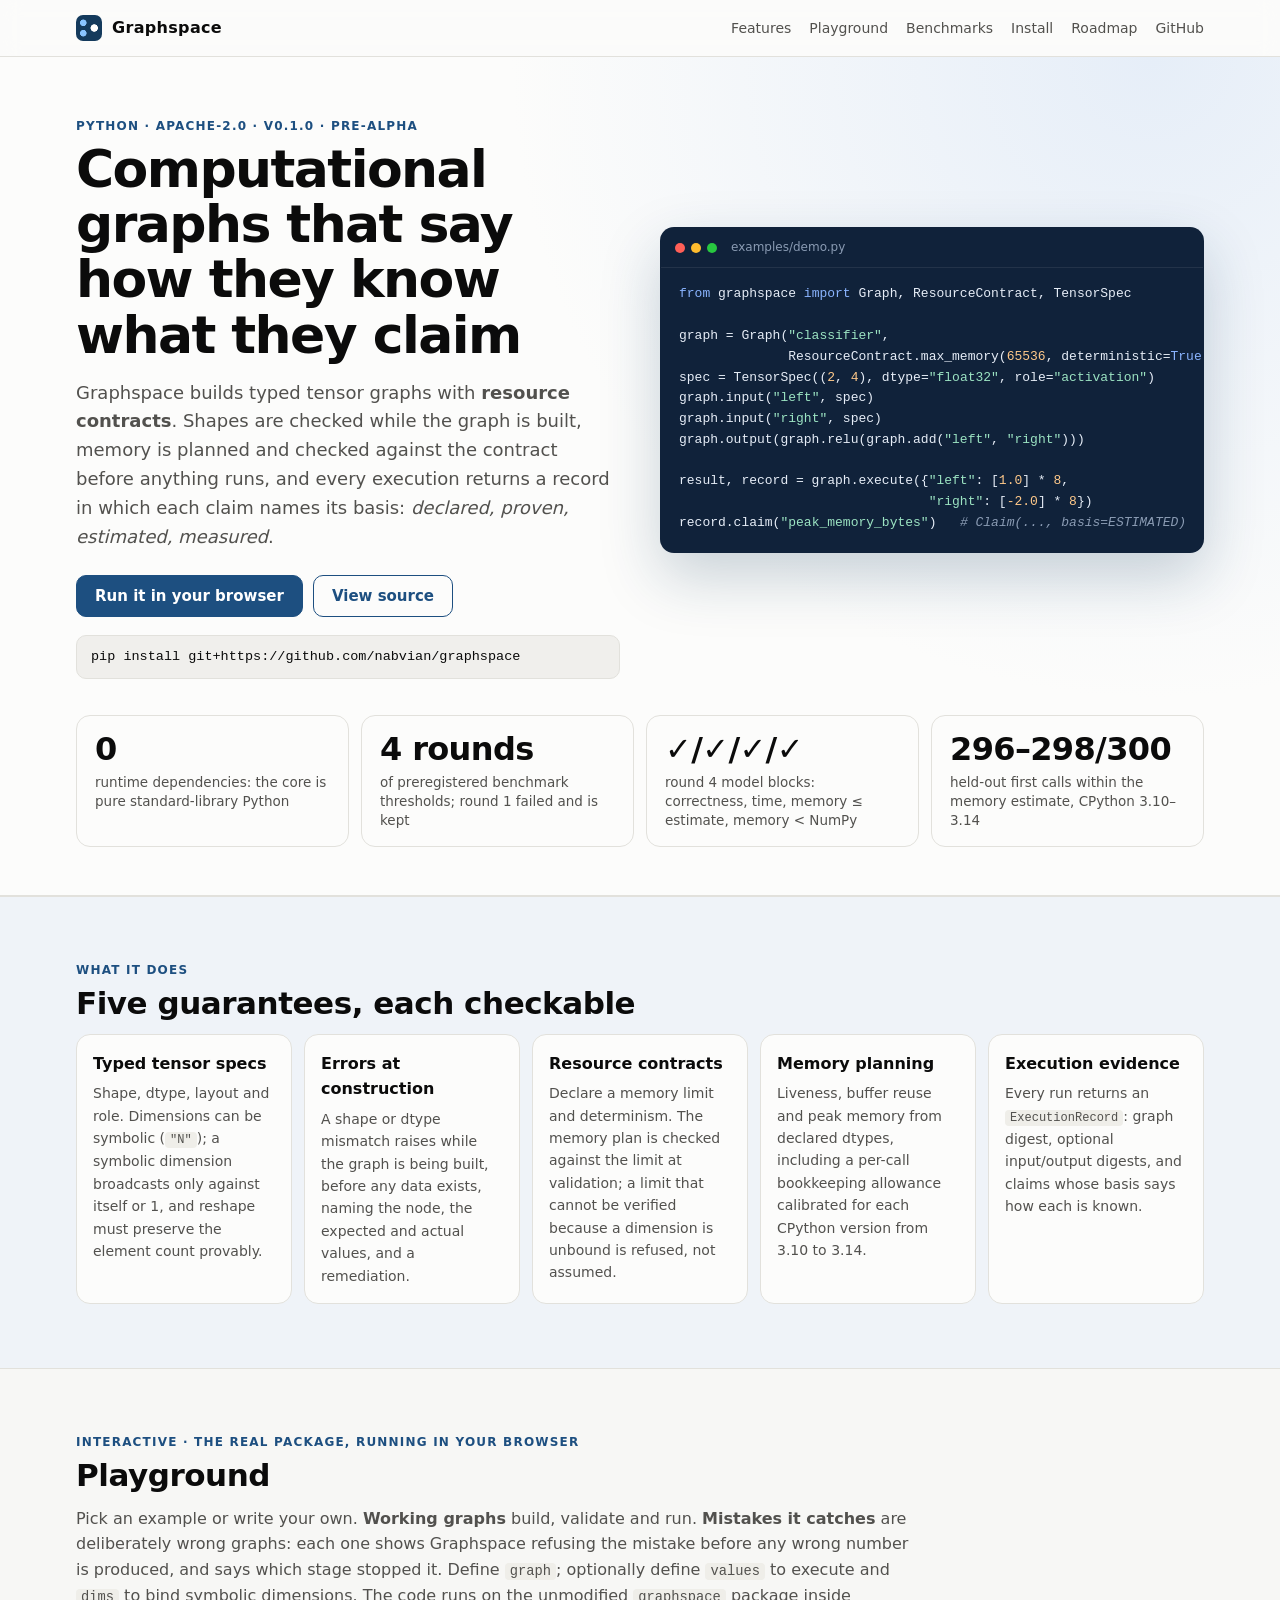
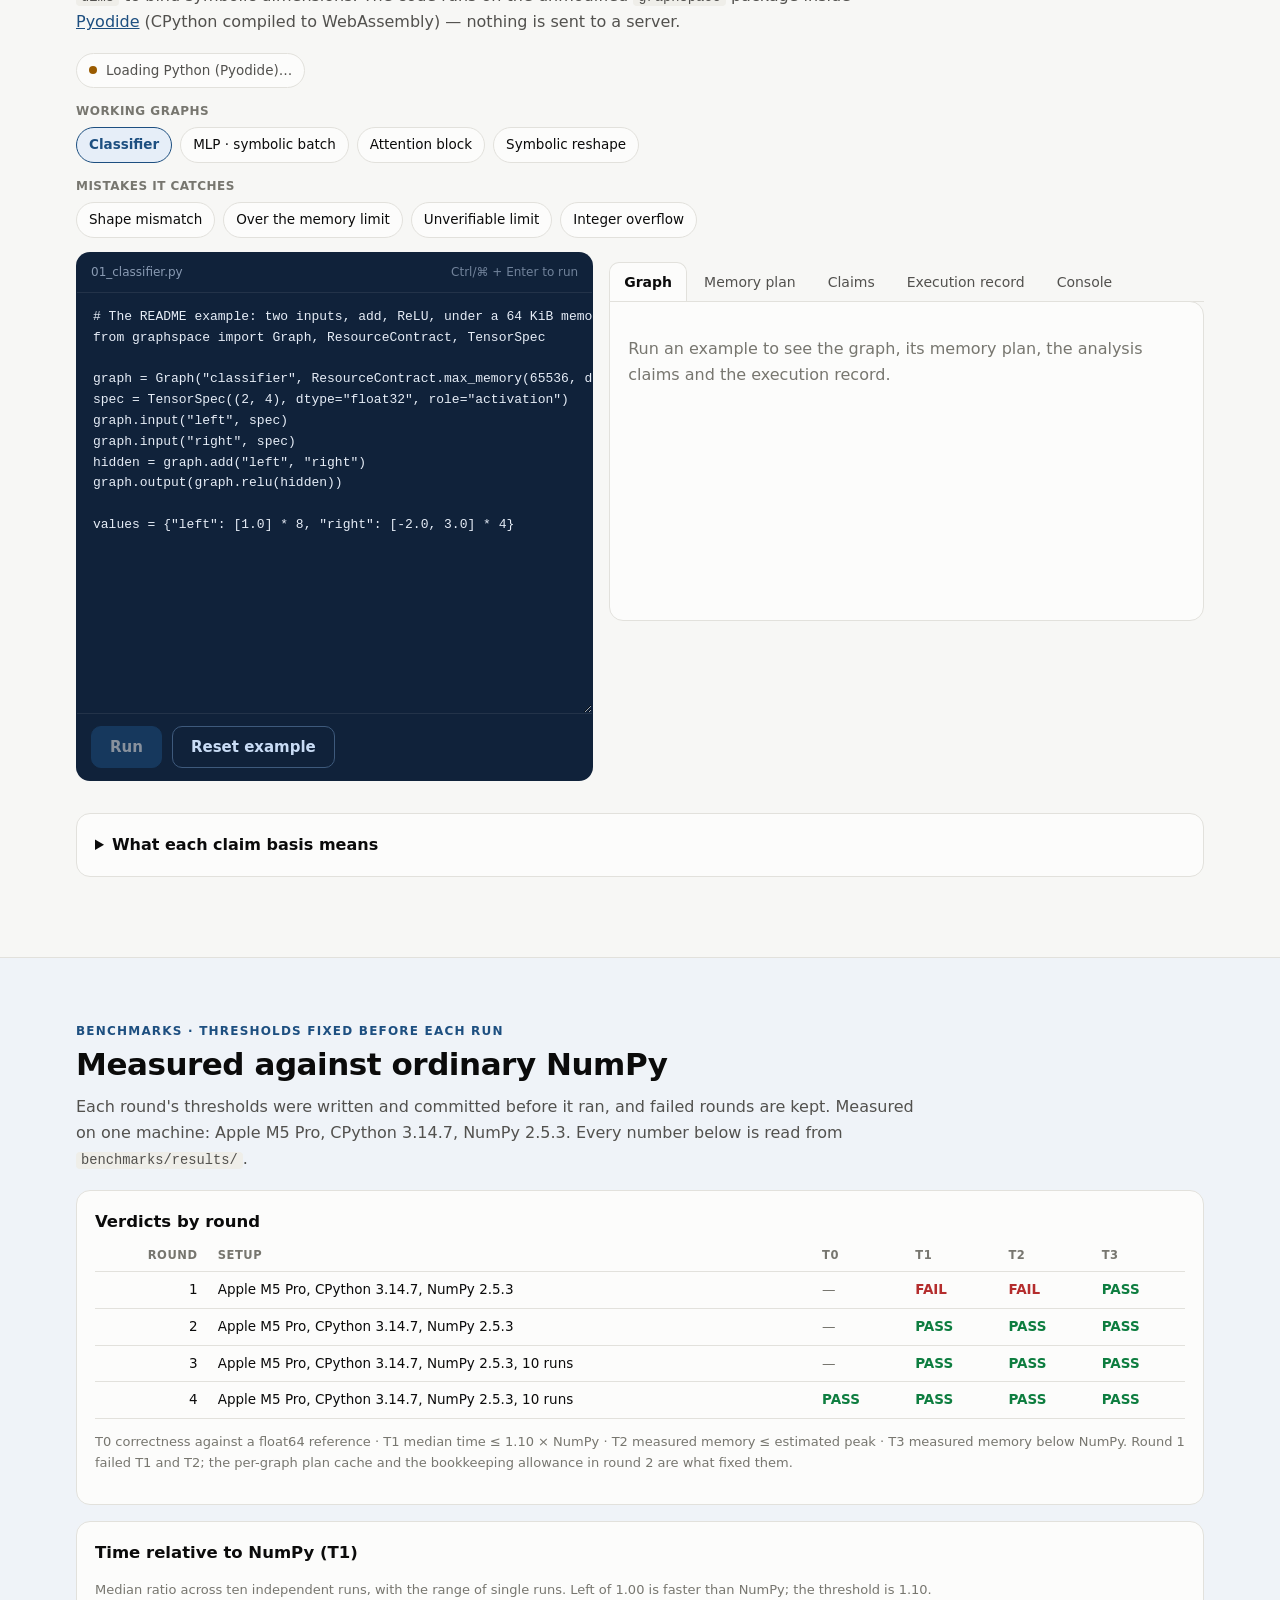
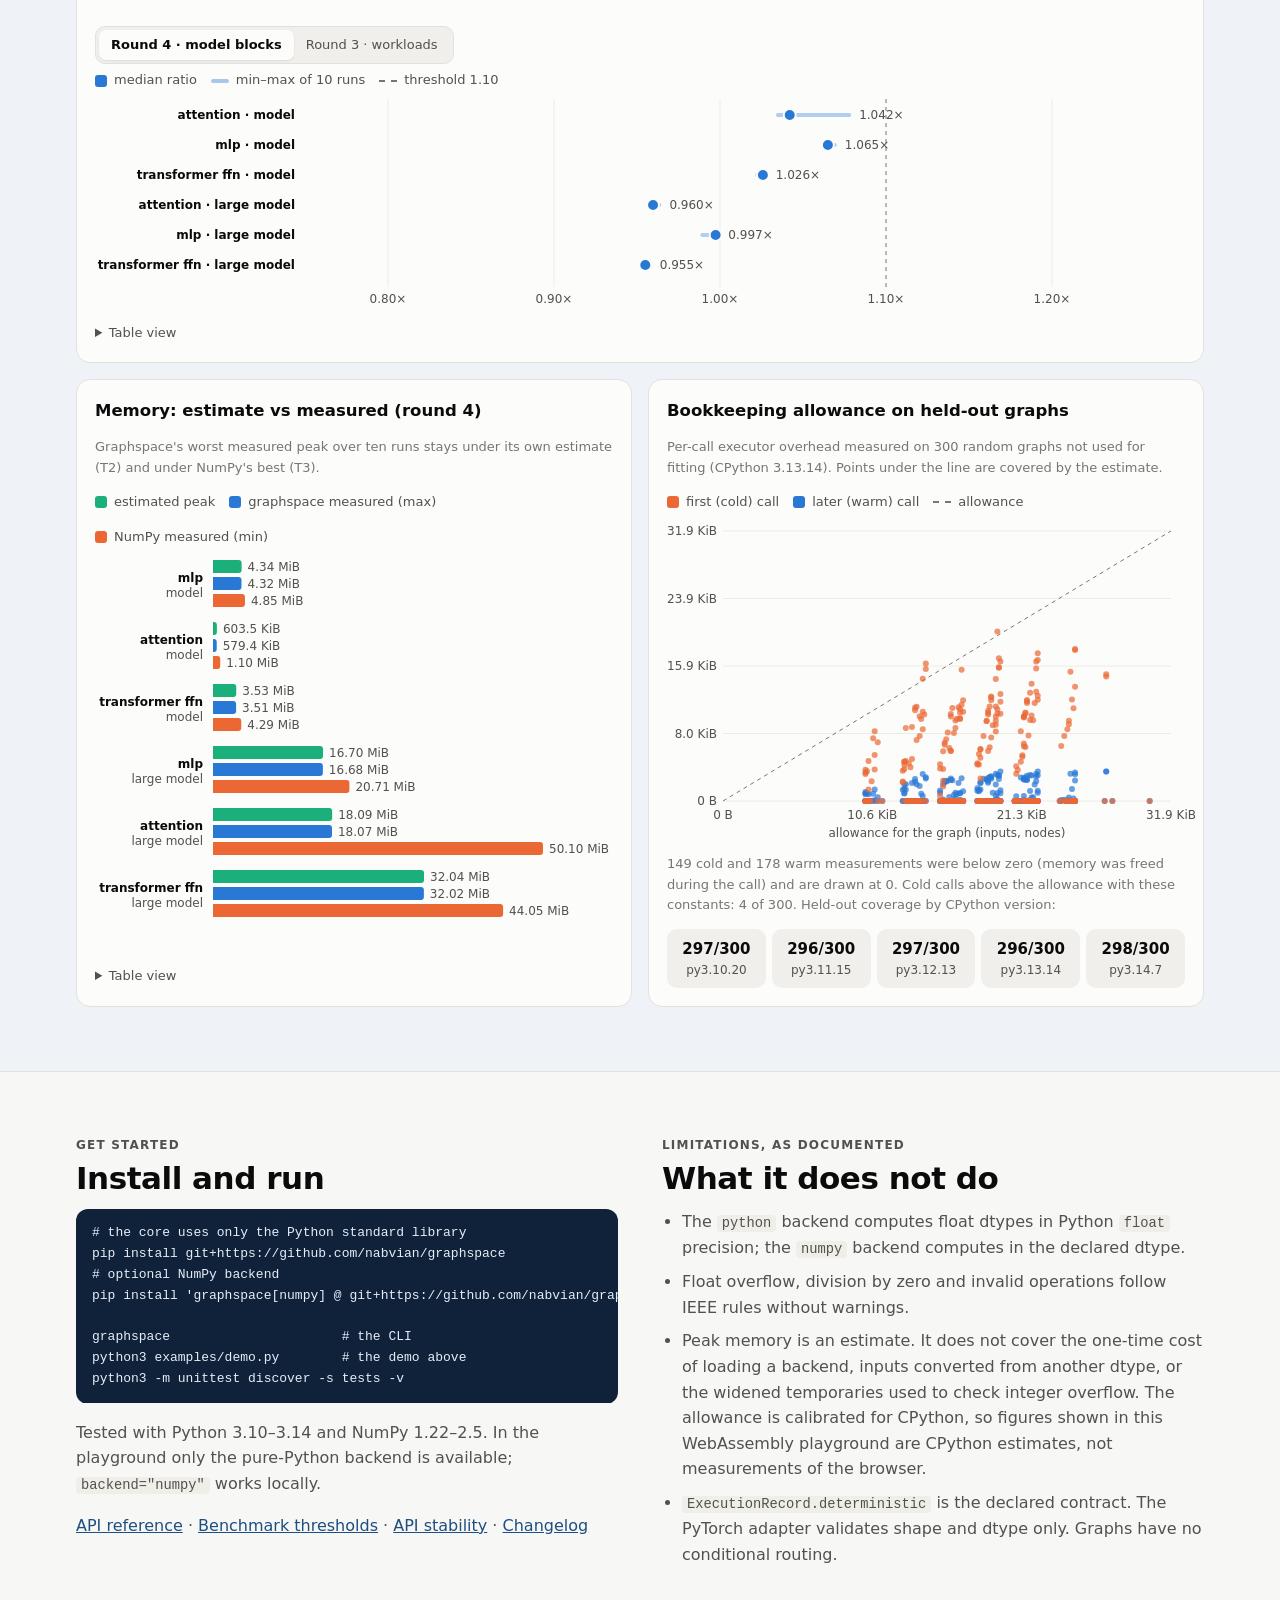
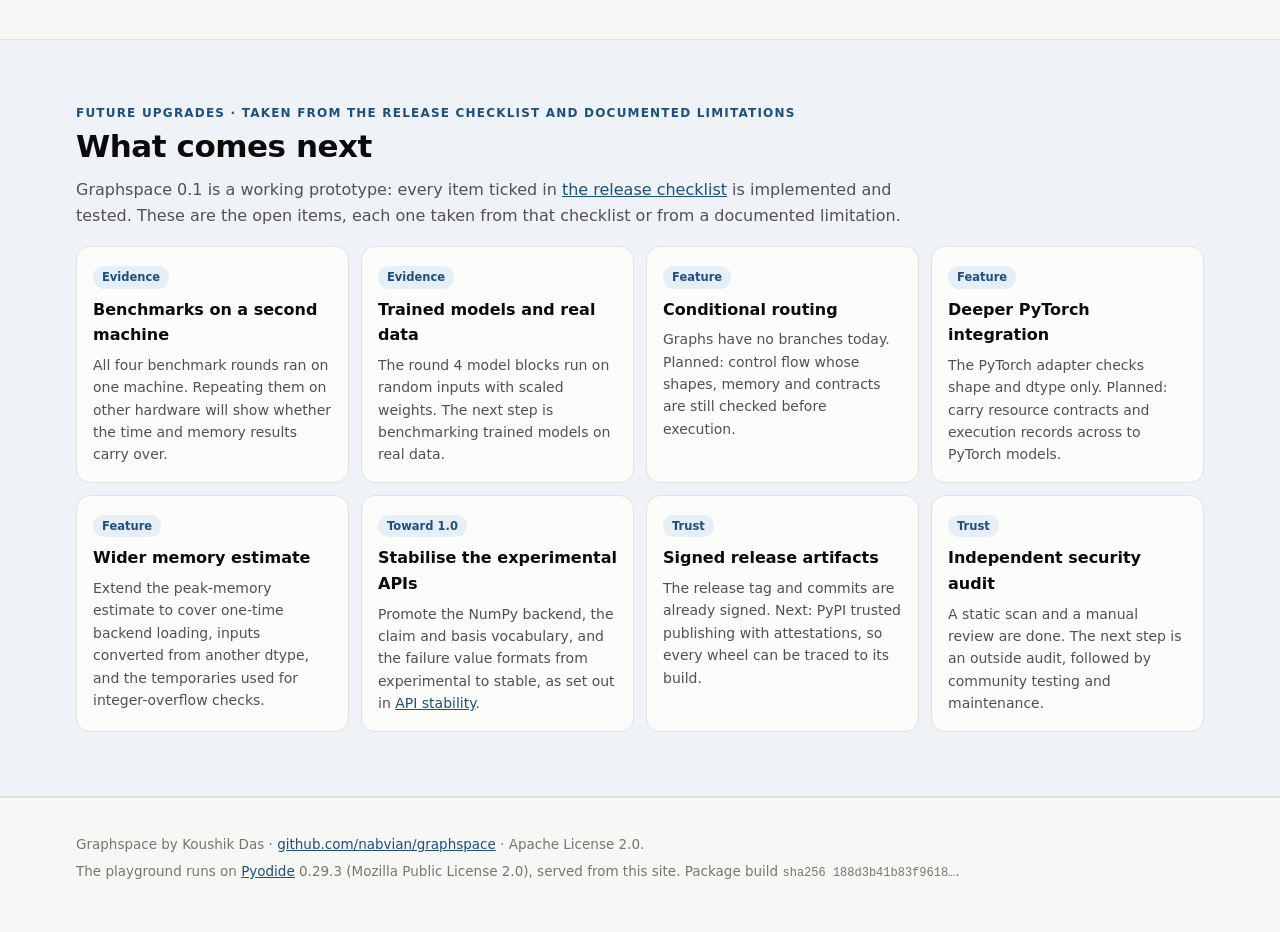
<file: index.html>
<!doctype html>
<html lang="en">
<head>
<meta charset="utf-8">
<meta name="viewport" content="width=device-width, initial-scale=1">
<title>Graphspace — typed computational graphs with execution evidence</title>
<meta name="description" content="Typed computational graphs with resource contracts, memory planning, structured failures and execution evidence. Run the real package in your browser.">
<meta property="og:title" content="Graphspace — typed computational graphs with execution evidence">
<meta property="og:description" content="Shapes checked at construction, memory contracts checked before execution, and an execution record that says how each claim is known. Try it in your browser.">
<link rel="icon" href="data:image/svg+xml,%3Csvg xmlns='http://www.w3.org/2000/svg' viewBox='0 0 32 32'%3E%3Crect width='32' height='32' rx='8' fill='%23143a5c'/%3E%3Ccircle cx='9' cy='10' r='3.2' fill='%2389c4ff'/%3E%3Ccircle cx='9' cy='22' r='3.2' fill='%2389c4ff'/%3E%3Ccircle cx='23' cy='16' r='3.6' fill='white'/%3E%3Cpath d='M11.5 11.5 20 15M11.5 20.5 20 17' stroke='white' stroke-width='1.6'/%3E%3C/svg%3E">
<link rel="stylesheet" href="style.css">
</head>
<body>
<a class="skip" href="#main">Skip to content</a>
<header class="topbar">
  <div class="wrap topbar-inner">
    <a class="brand" href="#top"><i aria-hidden="true"></i>Graphspace</a>
    <nav aria-label="Sections">
      <a href="#features">Features</a>
      <a href="#playground">Playground</a>
      <a href="#benchmarks">Benchmarks</a>
      <a href="#install">Install</a>
      <a href="#roadmap">Roadmap</a>
      <a href="https://github.com/nabvian/graphspace">GitHub</a>
    </nav>
  </div>
</header>

<main id="main">
<section class="hero" id="top">
  <div class="wrap hero-grid">
    <div>
      <p class="eyebrow">Python · Apache-2.0 · v<span data-version>0.1.0</span> · pre-alpha</p>
      <h1>Computational graphs that say how they know what they claim</h1>
      <p class="lede">Graphspace builds typed tensor graphs with <strong>resource contracts</strong>. Shapes are checked while the graph is built, memory is planned and checked against the contract before anything runs, and every execution returns a record in which each claim names its basis: <em>declared, proven, estimated, measured</em>.</p>
      <div class="hero-actions">
        <a class="button" href="#playground">Run it in your browser</a>
        <a class="button ghost" href="https://github.com/nabvian/graphspace">View source</a>
      </div>
      <pre class="install-line"><code>pip install git+https://github.com/nabvian/graphspace</code></pre>
    </div>
    <div class="hero-code card">
      <div class="code-head"><span class="dot r"></span><span class="dot y"></span><span class="dot g"></span><span>examples/demo.py</span></div>
<pre><code><span class="k">from</span> graphspace <span class="k">import</span> Graph, ResourceContract, TensorSpec

graph = Graph(<span class="s">"classifier"</span>,
              ResourceContract.max_memory(<span class="n">65536</span>, deterministic=<span class="k">True</span>))
spec = TensorSpec((<span class="n">2</span>, <span class="n">4</span>), dtype=<span class="s">"float32"</span>, role=<span class="s">"activation"</span>)
graph.input(<span class="s">"left"</span>, spec)
graph.input(<span class="s">"right"</span>, spec)
graph.output(graph.relu(graph.add(<span class="s">"left"</span>, <span class="s">"right"</span>)))

result, record = graph.execute({<span class="s">"left"</span>: [<span class="n">1.0</span>] * <span class="n">8</span>,
                                <span class="s">"right"</span>: [<span class="n">-2.0</span>] * <span class="n">8</span>})
record.claim(<span class="s">"peak_memory_bytes"</span>)   <span class="c"># Claim(..., basis=ESTIMATED)</span></code></pre>
    </div>
  </div>
  <div class="wrap stats" id="stats"></div>
</section>

<section id="features" class="band">
  <div class="wrap">
    <p class="eyebrow">What it does</p>
    <h2>Five guarantees, each checkable</h2>
    <div class="features">
      <article class="feature"><b>Typed tensor specs</b><p>Shape, dtype, layout and role. Dimensions can be symbolic (<code>"N"</code>); a symbolic dimension broadcasts only against itself or 1, and reshape must preserve the element count provably.</p></article>
      <article class="feature"><b>Errors at construction</b><p>A shape or dtype mismatch raises while the graph is being built, before any data exists, naming the node, the expected and actual values, and a remediation.</p></article>
      <article class="feature"><b>Resource contracts</b><p>Declare a memory limit and determinism. The memory plan is checked against the limit at validation; a limit that cannot be verified because a dimension is unbound is refused, not assumed.</p></article>
      <article class="feature"><b>Memory planning</b><p>Liveness, buffer reuse and peak memory from declared dtypes, including a per-call bookkeeping allowance calibrated for each CPython version from 3.10 to 3.14.</p></article>
      <article class="feature"><b>Execution evidence</b><p>Every run returns an <code>ExecutionRecord</code>: graph digest, optional input/output digests, and claims whose basis says how each is known.</p></article>
    </div>
  </div>
</section>

<section id="playground">
  <div class="wrap">
    <p class="eyebrow">Interactive · the real package, running in your browser</p>
    <h2>Playground</h2>
    <p class="section-copy">Pick an example or write your own. <b>Working graphs</b> build, validate and run. <b>Mistakes it catches</b> are deliberately wrong graphs: each one shows Graphspace refusing the mistake before any wrong number is produced, and says which stage stopped it. Define <code>graph</code>; optionally define <code>values</code> to execute and <code>dims</code> to bind symbolic dimensions. The code runs on the unmodified <code>graphspace</code> package inside <a href="https://pyodide.org">Pyodide</a> (CPython compiled to WebAssembly) — nothing is sent to a server.</p>
    <div class="runtime" id="runtime" role="status" aria-live="polite"><span class="dot"></span><span id="runtime-text">Loading Python…</span></div>
    <div class="examples" id="examples" role="tablist" aria-label="Examples"></div>
    <div class="play">
      <div class="editor card">
        <div class="editor-head"><span id="editor-title">playground.py</span><span class="kbd">Ctrl/⌘ + Enter to run</span></div>
        <textarea id="code" spellcheck="false" autocapitalize="off" autocomplete="off" aria-label="Python code"></textarea>
        <div class="editor-actions">
          <button type="button" class="button" id="run" disabled>Run</button>
          <button type="button" class="button ghost" id="reset">Reset example</button>
        </div>
      </div>
      <div class="output">
        <ol class="pipeline" id="pipeline" aria-label="Stages"></ol>
        <div id="failure"></div>
        <div class="tabs" role="tablist" aria-label="Output">
          <button type="button" role="tab" aria-selected="true" data-tab="graph">Graph</button>
          <button type="button" role="tab" aria-selected="false" data-tab="memory">Memory plan</button>
          <button type="button" role="tab" aria-selected="false" data-tab="claims">Claims</button>
          <button type="button" role="tab" aria-selected="false" data-tab="record">Execution record</button>
          <button type="button" role="tab" aria-selected="false" data-tab="console">Console</button>
        </div>
        <div class="card panel" id="panel" aria-live="polite"><p class="muted">Run an example to see the graph, its memory plan, the analysis claims and the execution record.</p></div>
      </div>
    </div>
    <details class="basis-legend card">
      <summary>What each claim basis means</summary>
      <div id="basis-table"></div>
    </details>
  </div>
</section>

<section id="benchmarks" class="band">
  <div class="wrap">
    <p class="eyebrow">Benchmarks · thresholds fixed before each run</p>
    <h2>Measured against ordinary NumPy</h2>
    <p class="section-copy">Each round's thresholds were written and committed before it ran, and failed rounds are kept. Measured on one machine: <span id="env-line"></span>. Every number below is read from <code>benchmarks/results/</code>.</p>
    <div class="card">
      <h3>Verdicts by round</h3>
      <div id="rounds-table"></div>
      <p class="muted small">T0 correctness against a float64 reference · T1 median time ≤ 1.10 × NumPy · T2 measured memory ≤ estimated peak · T3 measured memory below NumPy. Round 1 failed T1 and T2; the per-graph plan cache and the bookkeeping allowance in round 2 are what fixed them.</p>
    </div>
    <div class="card">
      <div class="card-head">
        <div><h3>Time relative to NumPy (T1)</h3><p class="muted small">Median ratio across ten independent runs, with the range of single runs. Left of 1.00 is faster than NumPy; the threshold is 1.10.</p></div>
        <div class="seg" id="seg-round" role="tablist" aria-label="Round"><button type="button" role="tab" aria-selected="true" data-round="round4">Round 4 · model blocks</button><button type="button" role="tab" aria-selected="false" data-round="round3">Round 3 · workloads</button></div>
      </div>
      <div class="legend" aria-hidden="true"><span><i class="sw s1"></i>median ratio</span><span><i class="sw range"></i>min–max of 10 runs</span><span><i class="sw dash"></i>threshold 1.10</span></div>
      <div id="chart-ratio" class="chart"></div>
      <details class="table-view"><summary>Table view</summary><div id="table-ratio"></div></details>
    </div>
    <div class="grid2">
      <div class="card">
        <h3>Memory: estimate vs measured (round 4)</h3>
        <p class="muted small">Graphspace's worst measured peak over ten runs stays under its own estimate (T2) and under NumPy's best (T3).</p>
        <div class="legend" aria-hidden="true"><span><i class="sw s3"></i>estimated peak</span><span><i class="sw s1"></i>graphspace measured (max)</span><span><i class="sw s2"></i>NumPy measured (min)</span></div>
        <div id="chart-memory" class="chart"></div>
        <details class="table-view"><summary>Table view</summary><div id="table-memory"></div></details>
      </div>
      <div class="card">
        <h3>Bookkeeping allowance on held-out graphs</h3>
        <p class="muted small">Per-call executor overhead measured on 300 random graphs not used for fitting (CPython <span id="scatter-py"></span>). Points under the line are covered by the estimate.</p>
        <div class="legend" aria-hidden="true"><span><i class="sw s2"></i>first (cold) call</span><span><i class="sw s1"></i>later (warm) call</span><span><i class="sw dash"></i>allowance</span></div>
        <div id="chart-calibration" class="chart"></div>
        <p class="muted small" id="calibration-note"></p>
        <div id="coverage" class="coverage"></div>
      </div>
    </div>
  </div>
</section>

<section id="install">
  <div class="wrap two-col">
    <div>
      <p class="eyebrow">Get started</p>
      <h2>Install and run</h2>
<pre class="block"><code># the core uses only the Python standard library
pip install git+https://github.com/nabvian/graphspace
# optional NumPy backend
pip install 'graphspace[numpy] @ git+https://github.com/nabvian/graphspace'

graphspace                      # the CLI
python3 examples/demo.py        # the demo above
python3 -m unittest discover -s tests -v</code></pre>
      <p>Tested with Python 3.10–3.14 and NumPy 1.22–2.5. In the playground only the pure-Python backend is available; <code>backend="numpy"</code> works locally.</p>
      <p><a href="https://github.com/nabvian/graphspace/blob/main/docs/API.md">API reference</a> · <a href="https://github.com/nabvian/graphspace/blob/main/docs/BENCHMARK_THRESHOLDS.md">Benchmark thresholds</a> · <a href="https://github.com/nabvian/graphspace/blob/main/docs/API_STABILITY.md">API stability</a> · <a href="https://github.com/nabvian/graphspace/blob/main/CHANGELOG.md">Changelog</a></p>
    </div>
    <div>
      <p class="eyebrow">Limitations, as documented</p>
      <h2>What it does not do</h2>
      <ul class="plain">
        <li>The <code>python</code> backend computes float dtypes in Python <code>float</code> precision; the <code>numpy</code> backend computes in the declared dtype.</li>
        <li>Float overflow, division by zero and invalid operations follow IEEE rules without warnings.</li>
        <li>Peak memory is an estimate. It does not cover the one-time cost of loading a backend, inputs converted from another dtype, or the widened temporaries used to check integer overflow. The allowance is calibrated for CPython, so figures shown in this WebAssembly playground are CPython estimates, not measurements of the browser.</li>
        <li><code>ExecutionRecord.deterministic</code> is the declared contract. The PyTorch adapter validates shape and dtype only. Graphs have no conditional routing.</li>
      </ul>
    </div>
  </div>
</section>

<section id="roadmap" class="band">
  <div class="wrap">
    <p class="eyebrow">Future upgrades · taken from the release checklist and documented limitations</p>
    <h2>What comes next</h2>
    <p class="section-copy">Graphspace 0.1 is a working prototype: every item ticked in <a href="https://github.com/nabvian/graphspace/blob/main/docs/RELEASE_CHECKLIST.md">the release checklist</a> is implemented and tested. These are the open items, each one taken from that checklist or from a documented limitation.</p>
    <div class="roadmap">
      <article class="road"><span class="chip">Evidence</span><b>Benchmarks on a second machine</b><p>All four benchmark rounds ran on one machine. Repeating them on other hardware will show whether the time and memory results carry over.</p></article>
      <article class="road"><span class="chip">Evidence</span><b>Trained models and real data</b><p>The round 4 model blocks run on random inputs with scaled weights. The next step is benchmarking trained models on real data.</p></article>
      <article class="road"><span class="chip">Feature</span><b>Conditional routing</b><p>Graphs have no branches today. Planned: control flow whose shapes, memory and contracts are still checked before execution.</p></article>
      <article class="road"><span class="chip">Feature</span><b>Deeper PyTorch integration</b><p>The PyTorch adapter checks shape and dtype only. Planned: carry resource contracts and execution records across to PyTorch models.</p></article>
      <article class="road"><span class="chip">Feature</span><b>Wider memory estimate</b><p>Extend the peak-memory estimate to cover one-time backend loading, inputs converted from another dtype, and the temporaries used for integer-overflow checks.</p></article>
      <article class="road"><span class="chip">Toward 1.0</span><b>Stabilise the experimental APIs</b><p>Promote the NumPy backend, the claim and basis vocabulary, and the failure value formats from experimental to stable, as set out in <a href="https://github.com/nabvian/graphspace/blob/main/docs/API_STABILITY.md">API stability</a>.</p></article>
      <article class="road"><span class="chip">Trust</span><b>Signed release artifacts</b><p>The release tag and commits are already signed. Next: PyPI trusted publishing with attestations, so every wheel can be traced to its build.</p></article>
      <article class="road"><span class="chip">Trust</span><b>Independent security audit</b><p>A static scan and a manual review are done. The next step is an outside audit, followed by community testing and maintenance.</p></article>
    </div>
  </div>
</section>
</main>

<footer class="footer">
  <div class="wrap">
    <p>Graphspace by Koushik Das · <a href="https://github.com/nabvian/graphspace">github.com/nabvian/graphspace</a> · Apache License 2.0.</p>
    <p>The playground runs on <a href="https://pyodide.org">Pyodide</a> <span id="pyodide-version"></span> (Mozilla Public License 2.0), served from this site. Package build <span class="hash" id="package-hash"></span>.</p>
  </div>
</footer>
<script type="module" src="app.js"></script>
</body>
</html>
</file>
<file: style.css>
:root {
  color-scheme: light;
  --surface-0: #f7f7f5; --surface-1: #fcfcfb; --surface-2: #f0efec; --band: #eff3f8;
  --line: #e2e1dc; --grid: #ecebe7;
  --text-primary: #0b0b0b; --text-secondary: #52514e; --text-muted: #77766f;
  --brand: #1d4f80; --brand-soft: #e6eef8; --on-brand: #ffffff;
  --series-1: #2a78d6; --series-2: #eb6834; --series-3: #1baf7a;
  --good: #0d7d3f; --good-soft: #e5f4ea; --warn: #9a5b00; --warn-soft: #fbf1df; --bad: #b42d2d; --bad-soft: #fbe9e9;
  --code-bg: #10223a; --code-text: #e6edf7; --code-k: #8ab4ff; --code-s: #9be3c2; --code-n: #ffc98a; --code-c: #8a9bb3;
  --inline-code: #efeee9;
}
@media (prefers-color-scheme: dark) {
  :root:not([data-theme="light"]) {
    color-scheme: dark;
    --surface-0: #121211; --surface-1: #1a1a19; --surface-2: #242422; --band: #151a21;
    --line: #34332f; --grid: #2a2a27;
    --text-primary: #ffffff; --text-secondary: #c3c2b7; --text-muted: #9a998f;
    --brand: #7fb3ec; --brand-soft: #1b2738; --on-brand: #0b1626;
    --series-1: #3987e5; --series-2: #d95926; --series-3: #199e70;
    --good: #5fc488; --good-soft: #17301f; --warn: #e2a93b; --warn-soft: #33270f; --bad: #f08080; --bad-soft: #3a1c1c;
    --code-bg: #0d1726; --inline-code: #2a2a27;
  }
}
:root[data-theme="dark"] {
  color-scheme: dark;
  --surface-0: #121211; --surface-1: #1a1a19; --surface-2: #242422; --band: #151a21; --line: #34332f; --grid: #2a2a27;
  --text-primary: #ffffff; --text-secondary: #c3c2b7; --text-muted: #9a998f;
  --brand: #7fb3ec; --brand-soft: #1b2738; --on-brand: #0b1626;
  --series-1: #3987e5; --series-2: #d95926; --series-3: #199e70;
  --good: #5fc488; --good-soft: #17301f; --warn: #e2a93b; --warn-soft: #33270f; --bad: #f08080; --bad-soft: #3a1c1c;
  --code-bg: #0d1726; --inline-code: #2a2a27;
}

* { box-sizing: border-box; }
html { scroll-behavior: smooth; scroll-padding-top: 70px; -webkit-text-size-adjust: 100%; }
body { margin: 0; background: var(--surface-0); color: var(--text-primary); font: 16px/1.6 ui-sans-serif, system-ui, -apple-system, "Segoe UI", Roboto, Arial, sans-serif; -webkit-font-smoothing: antialiased; }
a { color: var(--brand); }
code, pre, textarea, .mono { font-family: ui-monospace, SFMono-Regular, Menlo, Consolas, monospace; }
p code, li code, td code { font-size: 0.86em; background: var(--inline-code); padding: 1px 5px; border-radius: 4px; }
.wrap { width: min(1160px, 100%); margin: 0 auto; padding: 0 16px; }
.skip { position: absolute; left: -999px; top: 8px; background: var(--surface-1); padding: 8px 12px; border-radius: 8px; z-index: 50; }
.skip:focus { left: 8px; }
:focus-visible { outline: 3px solid color-mix(in srgb, var(--brand) 45%, transparent); outline-offset: 2px; }

.topbar { position: sticky; top: 0; z-index: 20; background: color-mix(in srgb, var(--surface-1) 88%, transparent); backdrop-filter: saturate(1.4) blur(10px); border-bottom: 1px solid var(--line); }
.topbar-inner { height: 56px; display: flex; align-items: center; justify-content: space-between; gap: 16px; }
.brand { display: inline-flex; align-items: center; gap: 10px; color: var(--text-primary); text-decoration: none; font-weight: 800; letter-spacing: 0.02em; }
.brand i { width: 26px; height: 26px; border-radius: 7px; background: radial-gradient(circle at 70% 50%, #fff 0 3.4px, transparent 4px), radial-gradient(circle at 28% 30%, #89c4ff 0 3px, transparent 3.6px), radial-gradient(circle at 28% 70%, #89c4ff 0 3px, transparent 3.6px), #143a5c; }
nav { display: flex; gap: 18px; font-size: 14px; overflow-x: auto; scrollbar-width: none; }
nav a { color: var(--text-secondary); text-decoration: none; white-space: nowrap; }
nav a:hover { color: var(--text-primary); }

section { padding: 64px 0; }
.band { background: var(--band); border-top: 1px solid var(--line); border-bottom: 1px solid var(--line); }
.eyebrow { margin: 0 0 6px; color: var(--brand); font-size: 12px; font-weight: 750; text-transform: uppercase; letter-spacing: 0.1em; }
h1 { margin: 6px 0 16px; font-size: clamp(32px, 4.6vw, 52px); line-height: 1.06; letter-spacing: -0.03em; }
h2 { margin: 0 0 12px; font-size: clamp(23px, 3vw, 31px); line-height: 1.15; letter-spacing: -0.015em; }
h3 { margin: 0 0 4px; font-size: 16.5px; }
.lede { margin: 0; color: var(--text-secondary); font-size: 18px; }
.section-copy { max-width: 840px; margin: 0 0 18px; color: var(--text-secondary); }
.muted { color: var(--text-muted); }
.small { font-size: 13px; }
.card { background: var(--surface-1); border: 1px solid var(--line); border-radius: 14px; padding: 18px; min-width: 0; margin-bottom: 16px; }
.button { display: inline-flex; align-items: center; justify-content: center; height: 42px; padding: 0 18px; border: 1px solid var(--brand); border-radius: 10px; background: var(--brand); color: var(--on-brand); font: inherit; font-size: 15px; font-weight: 650; text-decoration: none; cursor: pointer; }
.button.ghost { background: transparent; color: var(--brand); }
.button:disabled { opacity: 0.5; cursor: not-allowed; }

.hero { padding: 60px 0 48px; background: radial-gradient(circle at 90% 0%, var(--brand-soft), transparent 45%), var(--surface-1); border-bottom: 1px solid var(--line); }
.hero-grid > *, .play > *, .two-col > *, .grid2 > *, .output, .editor { min-width: 0; }
.hero-grid { display: grid; grid-template-columns: minmax(0, 1fr) minmax(0, 1fr); gap: 40px; align-items: center; }
.hero-actions { display: flex; flex-wrap: wrap; gap: 10px; margin-top: 24px; }
.install-line { margin: 18px 0 0; padding: 10px 14px; border-radius: 10px; background: var(--surface-2); border: 1px solid var(--line); font-size: 13.5px; overflow-x: auto; }
.hero-code { padding: 0; overflow: hidden; background: var(--code-bg); border-color: transparent; box-shadow: 0 24px 60px rgba(20, 58, 92, 0.22); }
.hero-code pre { margin: 0; padding: 16px 18px 18px; color: var(--code-text); font-size: 13px; line-height: 1.6; overflow-x: auto; }
.code-head { display: flex; align-items: center; gap: 6px; padding: 10px 14px; border-bottom: 1px solid rgba(255,255,255,.08); color: #8a9bb3; font-size: 12px; }
.code-head span:last-child { margin-left: 8px; }
.dot { width: 10px; height: 10px; border-radius: 50%; display: inline-block; }
.dot.r { background: #ff5f57; } .dot.y { background: #febc2e; } .dot.g { background: #28c840; }
.k { color: var(--code-k); } .s { color: var(--code-s); } .n { color: var(--code-n); } .c { color: var(--code-c); font-style: italic; }
.stats { display: grid; grid-template-columns: repeat(4, minmax(0, 1fr)); gap: 12px; margin-top: 36px; }
.stat { padding: 16px 18px; border: 1px solid var(--line); border-radius: 14px; background: var(--surface-1); }
.stat strong { display: block; font-size: clamp(24px, 3vw, 32px); line-height: 1.1; letter-spacing: -0.02em; }
.stat span { display: block; margin-top: 6px; color: var(--text-secondary); font-size: 13.5px; line-height: 1.4; }

.features { display: grid; grid-template-columns: repeat(5, minmax(0, 1fr)); gap: 12px; }
.feature { padding: 16px; border: 1px solid var(--line); border-radius: 14px; background: var(--surface-1); }
.feature b { display: block; margin-bottom: 6px; }
.feature p { margin: 0; color: var(--text-secondary); font-size: 14px; }

/* Playground */
.runtime { display: inline-flex; align-items: center; gap: 9px; margin-bottom: 14px; padding: 6px 12px; border: 1px solid var(--line); border-radius: 99px; background: var(--surface-1); color: var(--text-secondary); font-size: 13.5px; }
.runtime .dot { width: 8px; height: 8px; background: var(--warn); animation: pulse 1.2s infinite ease-in-out; }
.runtime.ready .dot { background: var(--good); animation: none; }
.runtime.error .dot { background: var(--bad); animation: none; }
@keyframes pulse { 50% { opacity: .35; } }
.examples { display: flex; flex-wrap: wrap; gap: 8px; margin-bottom: 14px; }
.examples button { padding: 6px 12px; border: 1px solid var(--line); border-radius: 99px; background: var(--surface-1); color: var(--text-primary); font: inherit; font-size: 13.5px; cursor: pointer; }
.examples button[aria-selected="true"] { border-color: var(--brand); background: var(--brand-soft); color: var(--brand); font-weight: 650; }
.examples .group-label { flex-basis: 100%; margin: 6px 0 -2px; font-size: 12px; font-weight: 700; letter-spacing: .04em; text-transform: uppercase; color: var(--text-muted); }
.examples .group-label:first-child { margin-top: 0; }
.examples button.catch[aria-selected="true"] { border-color: var(--good); background: var(--good-soft); color: var(--good); }
.play { display: grid; grid-template-columns: minmax(0, 1fr) minmax(0, 1.15fr); gap: 16px; align-items: start; }
.editor { padding: 0; overflow: hidden; background: var(--code-bg); border-color: transparent; }
.editor-head { display: flex; justify-content: space-between; padding: 10px 14px; color: #8a9bb3; font-size: 12px; border-bottom: 1px solid rgba(255,255,255,.08); }
.kbd { opacity: .8; }
#code { display: block; width: 100%; min-height: 420px; padding: 14px 16px; border: 0; resize: vertical; background: transparent; color: var(--code-text); font-size: 13px; line-height: 1.6; tab-size: 4; white-space: pre; overflow: auto; }
#code:focus { outline: none; }
.editor-actions { display: flex; gap: 10px; padding: 12px 14px; border-top: 1px solid rgba(255,255,255,.08); }
.editor-actions .ghost { color: #c9dcf5; border-color: #3e5a7c; }
.pipeline { list-style: none; margin: 0 0 10px; padding: 0; display: flex; gap: 6px; flex-wrap: wrap; }
.pipeline li { padding: 4px 11px; border-radius: 99px; font-size: 13px; font-weight: 650; border: 1px solid var(--line); background: var(--surface-1); color: var(--text-muted); }
.pipeline li.ok { color: var(--good); background: var(--good-soft); border-color: color-mix(in srgb, var(--good) 35%, transparent); }
.pipeline li.fail { color: var(--bad); background: var(--bad-soft); border-color: color-mix(in srgb, var(--bad) 35%, transparent); }
.failure { margin-bottom: 12px; padding: 14px 16px; border: 1px solid color-mix(in srgb, var(--bad) 40%, transparent); border-left: 4px solid var(--bad); border-radius: 12px; background: var(--bad-soft); }
.failure h3 { color: var(--bad); margin-bottom: 6px; }
.failure.expected { border-color: color-mix(in srgb, var(--warn) 45%, transparent); border-left-color: var(--warn); background: var(--warn-soft); }
.failure.expected h3 { color: var(--warn); }
.expected-note { margin: 0 0 8px; padding: 6px 10px; border-radius: 8px; background: var(--good-soft); color: var(--good); font-size: 13.5px; font-weight: 600; }
.pipeline li.caught { color: var(--warn); background: var(--warn-soft); border-color: color-mix(in srgb, var(--warn) 35%, transparent); }
.failure dl { margin: 6px 0 0; display: grid; grid-template-columns: auto 1fr; gap: 3px 12px; font-size: 13.5px; }
.failure dt { color: var(--text-muted); }
.failure dd { margin: 0; overflow-wrap: anywhere; }
.tabs { display: flex; gap: 2px; overflow-x: auto; border-bottom: 1px solid var(--line); margin-bottom: -1px; }
.tabs button { padding: 8px 14px; border: 1px solid transparent; border-bottom: 0; border-radius: 10px 10px 0 0; background: transparent; color: var(--text-secondary); font: inherit; font-size: 14px; cursor: pointer; white-space: nowrap; }
.tabs button[aria-selected="true"] { border-color: var(--line); background: var(--surface-1); color: var(--text-primary); font-weight: 650; }
.panel { border-top-left-radius: 0; min-height: 320px; }
.panel pre { margin: 0; padding: 12px; border-radius: 10px; background: var(--surface-2); font-size: 12.5px; overflow: auto; max-height: 420px; }
.kv { display: grid; grid-template-columns: auto 1fr; gap: 4px 14px; font-size: 13.5px; margin: 0 0 12px; }
.kv dt { color: var(--text-muted); }
.kv dd { margin: 0; overflow-wrap: anywhere; font-variant-numeric: tabular-nums; }
.basis { display: inline-block; padding: 1px 8px; border-radius: 99px; font-size: 11.5px; font-weight: 700; background: var(--surface-2); color: var(--text-secondary); border: 1px solid var(--line); }
.basis.declared { background: var(--brand-soft); color: var(--brand); }
.basis.proven { background: var(--good-soft); color: var(--good); }
.basis.estimated { background: var(--warn-soft); color: var(--warn); }
.basis.measured, .basis.runtime_checked { background: color-mix(in srgb, var(--series-3) 16%, transparent); color: var(--text-primary); }
.basis-legend { margin-top: 16px; }
.basis-legend summary { cursor: pointer; font-weight: 650; }

table { width: 100%; border-collapse: collapse; font-size: 13.5px; }
th, td { padding: 7px 10px; border-bottom: 1px solid var(--line); text-align: left; vertical-align: top; }
th { color: var(--text-muted); font-size: 11.5px; font-weight: 700; text-transform: uppercase; letter-spacing: 0.05em; white-space: nowrap; }
td.num, th.num { text-align: right; white-space: nowrap; font-variant-numeric: tabular-nums; }
.table-scroll { overflow-x: auto; }
.verdict { font-weight: 700; }
.verdict.PASS { color: var(--good); } .verdict.FAIL { color: var(--bad); }

/* Charts */
.card-head { display: flex; justify-content: space-between; gap: 12px; flex-wrap: wrap; align-items: flex-start; }
.seg { display: inline-flex; padding: 3px; border-radius: 10px; background: var(--surface-2); border: 1px solid var(--line); }
.seg button { border: 0; background: transparent; color: var(--text-secondary); font: inherit; font-size: 13px; padding: 5px 12px; border-radius: 7px; cursor: pointer; }
.seg button[aria-selected="true"] { background: var(--surface-1); color: var(--text-primary); font-weight: 650; box-shadow: 0 1px 2px rgba(0,0,0,.08); }
.legend { display: flex; flex-wrap: wrap; gap: 14px; margin: 6px 0 8px; color: var(--text-secondary); font-size: 13px; }
.legend span { display: inline-flex; align-items: center; gap: 7px; }
.sw { width: 12px; height: 12px; border-radius: 3px; display: inline-block; }
.sw.s1 { background: var(--series-1); } .sw.s2 { background: var(--series-2); } .sw.s3 { background: var(--series-3); }
.sw.range { width: 18px; height: 4px; border-radius: 2px; background: color-mix(in srgb, var(--series-1) 40%, transparent); }
.sw.dash { height: 0; width: 18px; border-top: 2px dashed var(--text-muted); border-radius: 0; }
.chart { position: relative; width: 100%; }
.chart svg { display: block; width: 100%; height: auto; overflow: visible; }
.chart text { fill: var(--text-secondary); font-size: 12px; }
.chart .strong { fill: var(--text-primary); font-weight: 600; }
.chart .gridline { stroke: var(--grid); }
.chart .ref { stroke: var(--text-muted); stroke-dasharray: 4 4; }
.tooltip { position: absolute; pointer-events: none; z-index: 5; padding: 7px 10px; border-radius: 8px; border: 1px solid var(--line); background: var(--surface-1); color: var(--text-primary); font-size: 12.5px; line-height: 1.45; box-shadow: 0 6px 20px rgba(0,0,0,.14); white-space: nowrap; }
.tooltip .k { color: var(--text-secondary); }
.table-view { margin-top: 10px; }
.table-view summary { cursor: pointer; color: var(--text-secondary); font-size: 13px; }
.grid2 { display: grid; grid-template-columns: 1fr 1fr; gap: 16px; }
.grid2 > .card { margin-bottom: 0; }
.coverage { display: grid; grid-template-columns: repeat(5, minmax(0, 1fr)); gap: 6px; margin-top: 12px; }
.coverage div { padding: 8px; border-radius: 10px; background: var(--surface-2); text-align: center; font-size: 12px; color: var(--text-secondary); }
.coverage strong { display: block; color: var(--text-primary); font-size: 15px; }

/* Graph & memory views */
.graph-svg .node rect { fill: var(--surface-1); stroke: var(--line); }
.graph-svg .node.input rect { fill: var(--surface-2); }
.graph-svg .node.output rect { stroke: var(--brand); stroke-width: 2; }
.graph-svg .node text.op { fill: var(--text-primary); font-weight: 650; font-size: 12.5px; }
.graph-svg .node text.shape { fill: var(--text-muted); font-size: 11px; font-family: ui-monospace, SFMono-Regular, Menlo, monospace; }
.graph-svg .edge { fill: none; stroke: var(--text-muted); stroke-width: 1.4; opacity: .7; }

.two-col { display: grid; grid-template-columns: 1fr 1fr; gap: 44px; }
.two-col p { color: var(--text-secondary); }
.block { margin: 0 0 14px; padding: 14px 16px; border-radius: 12px; background: var(--code-bg); color: var(--code-text); font-size: 13px; overflow-x: auto; }
.plain { margin: 0; padding-left: 20px; color: var(--text-secondary); }
.plain li { margin: 8px 0; }
.hash { font-family: ui-monospace, SFMono-Regular, Menlo, monospace; font-size: 12px; }
/* Roadmap */
.roadmap { display: grid; grid-template-columns: repeat(4, minmax(0, 1fr)); gap: 12px; }
.road { padding: 16px; border: 1px solid var(--line); border-radius: 14px; background: var(--surface-1); min-width: 0; }
.road b { display: block; margin: 8px 0 6px; }
.road p { margin: 0; color: var(--text-secondary); font-size: 14px; }
.road .chip { display: inline-block; padding: 2px 9px; border-radius: 99px; font-size: 11.5px; font-weight: 700; color: var(--brand); background: var(--brand-soft); }
.footer { padding: 30px 0 46px; color: var(--text-muted); font-size: 13.5px; border-top: 1px solid var(--line); }
.footer p { margin: 6px 0; }

@media (max-width: 1000px) {
  .features, .roadmap { grid-template-columns: repeat(2, minmax(0, 1fr)); }
  .play { grid-template-columns: 1fr; }
}
@media (max-width: 860px) {
  .hero-grid, .two-col, .grid2 { grid-template-columns: 1fr; gap: 24px; }
  .stats { grid-template-columns: 1fr 1fr; }
  .grid2 > .card { margin-bottom: 0; }
}
@media (max-width: 560px) {
  nav a:nth-child(n+3):not(:last-child) { display: none; }
  .features, .roadmap { grid-template-columns: 1fr; }
  .coverage { grid-template-columns: repeat(3, minmax(0, 1fr)); }
  section { padding: 46px 0; }
  #code { min-height: 320px; }
}
</file>
